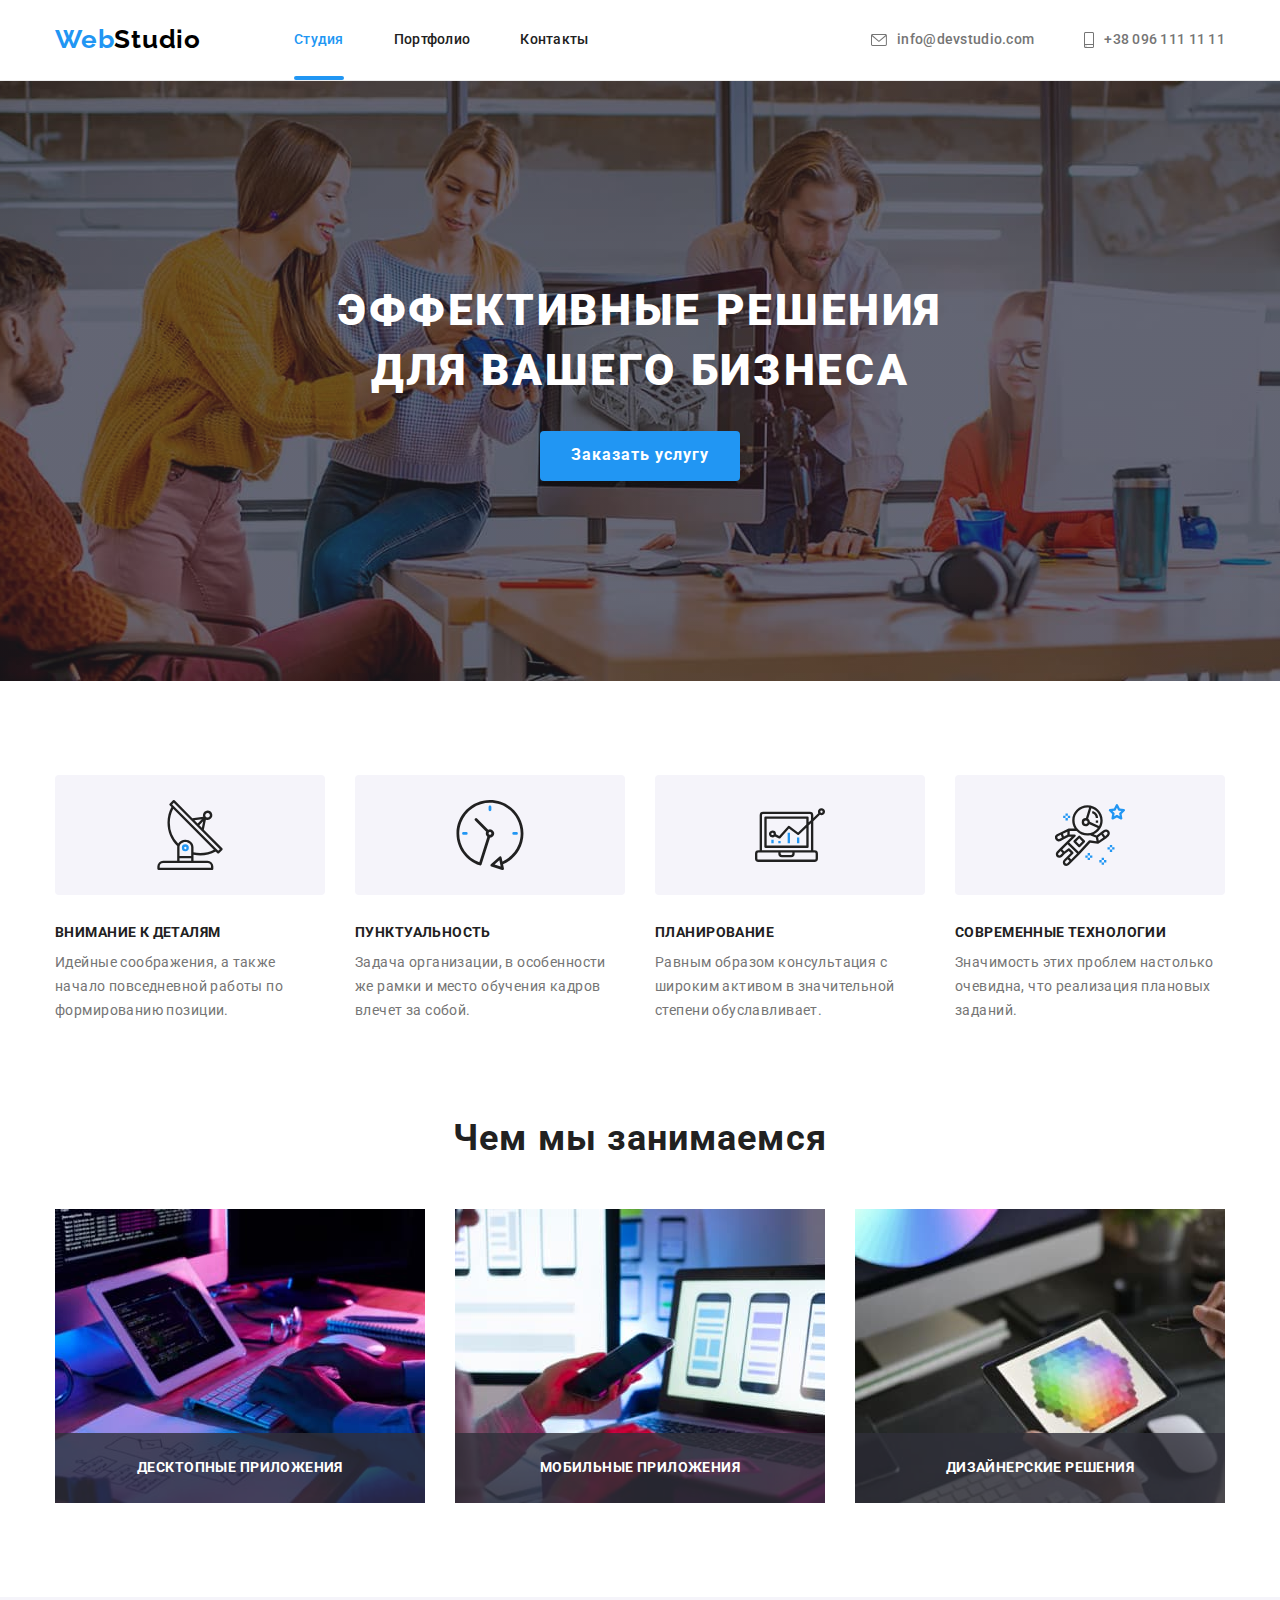
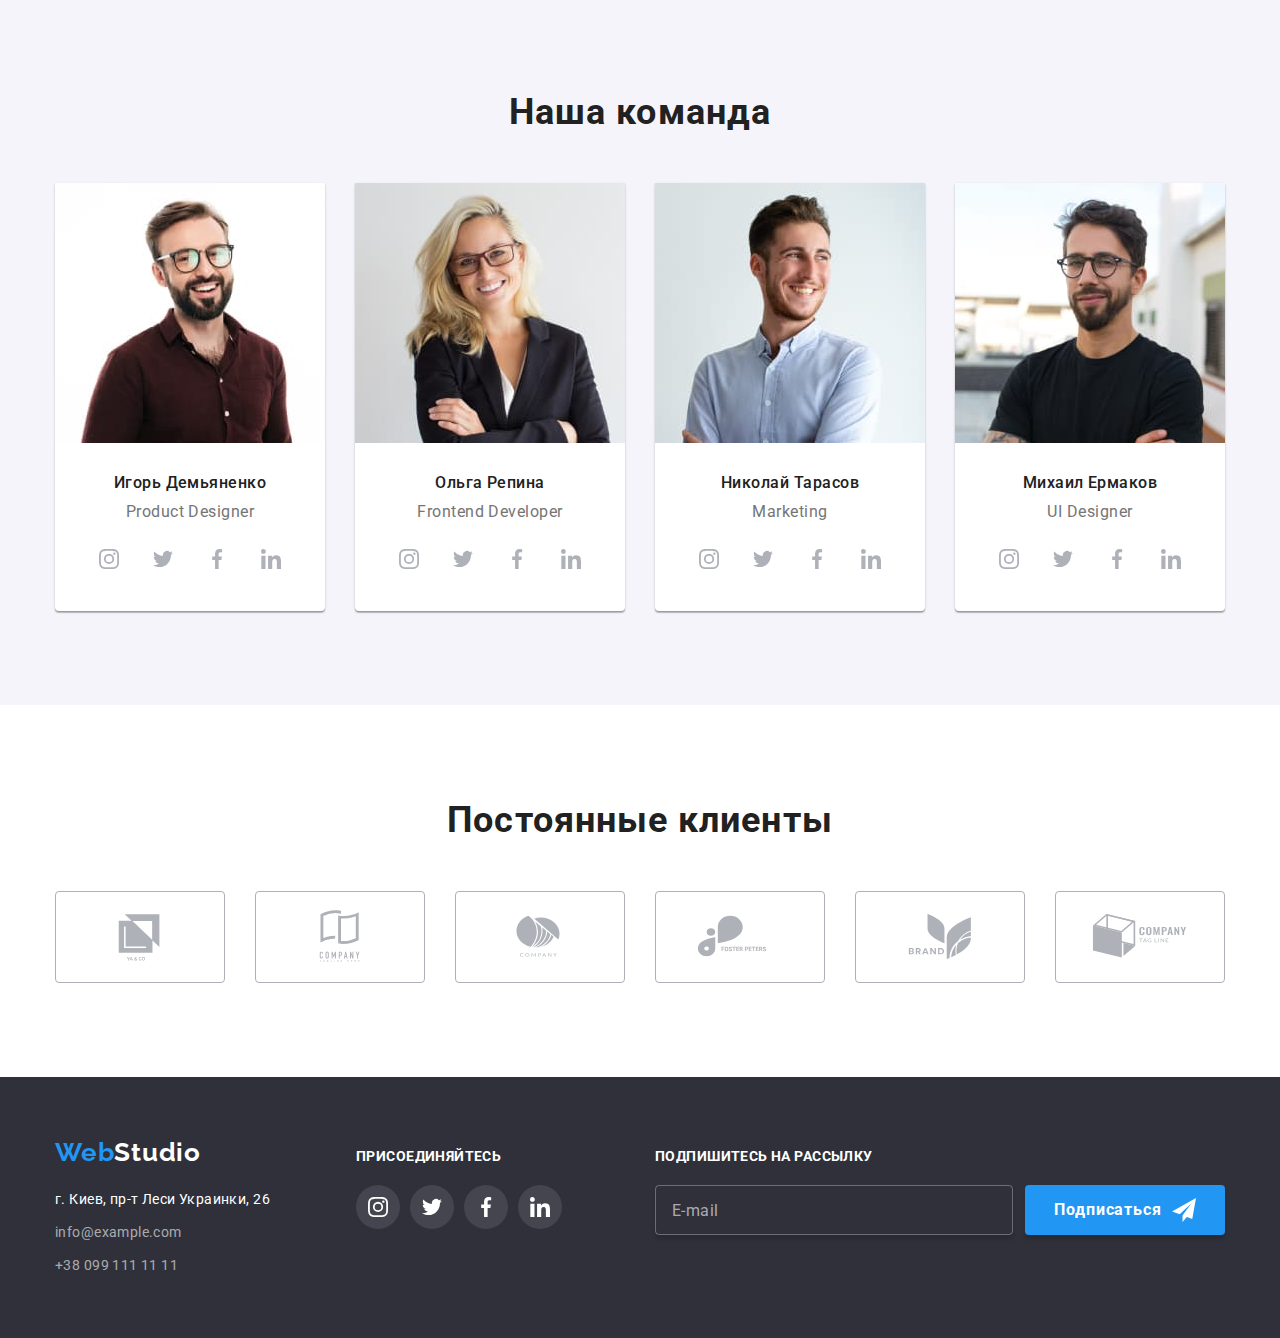
<file: index.html>
<!DOCTYPE html>
<html lang="ru">
  <head>
    <meta charset="UTF-8" />
    <meta http-equiv="X-UA-Compatible" content="IE=edge" />
    <meta name="viewport" content="width=device-width, initial-scale=1.0" />
    <title>Web Studio</title>
    <link rel="preconnect" href="https://fonts.googleapis.com" />
    <link rel="preconnect" href="https://fonts.gstatic.com" crossorigin />
    <link
      href="https://fonts.googleapis.com/css2?family=Raleway:wght@700&family=Roboto:wght@400;500;700;900&display=swap"
      rel="stylesheet"
    />
    <link
      rel="stylesheet"
      href="https://cdnjs.cloudflare.com/ajax/libs/modern-normalize/1.1.0/modern-normalize.min.css"
    />
    <link rel="stylesheet" href="./css/styles.css" />
  </head>
  <body>
    <!-- Шапка страницы -->
    <header class="header">
      <div class="header-container container">
        <a href="" class="logo"><span class="accent">Web</span>Studio</a>
        <nav>
          <ul class="nav list">
            <li class="nav-item"><a href="" class="nav-link link current">Студия</a></li>
            <li class="nav-item"><a href="./portfolio.html" class="nav-link link">Портфолио</a></li>
            <li class="nav-item"><a href="" class="nav-link link">Контакты</a></li>
          </ul>
        </nav>
        <ul class="contact-list list">
          <li class="contact-item">
            <a href="mailto:info@devstudio.com" class="contact-link link">
              <svg class="contact-icon" width="16" height="12">
                <use href="./images/icons.svg#icon-envelope"></use>
              </svg>
              info@devstudio.com
            </a>
          </li>

          <li class="contact-item">
            <a href="tel:+380961111111" class="contact-link link">
              <svg class="contact-icon" width="10" height="16">
                <use href="./images/icons.svg#icon-smartphone"></use>
              </svg>
              +38 096 111 11 11</a
            >
          </li>
        </ul>
      </div>
    </header>
    <!-- Оновное содержимое страницы -->
    <main>
      <!-- Секция герой -->
      <section class="hero">
        <div class="hero-overlay">
          <div class="container">
            <h1 class="hero-title">Эффективные решения для вашего бизнеса</h1>
            <button type="button" class="btn-primary btn" data-modal-open>Заказать услугу</button>
          </div>
        </div>
      </section>
      <!-- Секция "Особенности" -->
      <section class="section">
        <div class="container">
          <h2 class="visually-hidden">Особенности</h2>
          <ul class="feature-list list">
            <li class="feature-item">
              <div class="feature-thumb">
                <svg class="feature-icon" width="70" height="70">
                  <use href="./images/icons.svg#icon-antenna"></use>
                </svg>
              </div>
              <h3 class="feature-title">Внимание к деталям</h3>
              <p class="feature-text">
                Идейные соображения, а также начало повседневной работы по формированию позиции.
              </p>
            </li>

            <li class="feature-item">
              <div class="feature-thumb">
                <svg class="feature-icon" width="70" height="70">
                  <use href="./images/icons.svg#icon-clock"></use>
                </svg>
              </div>
              <h3 class="feature-title">Пунктуальность</h3>
              <p class="feature-text">
                Задача организации, в особенности же рамки и место обучения кадров влечет за собой.
              </p>
            </li>

            <li class="feature-item">
              <div class="feature-thumb">
                <svg class="feature-icon" width="70" height="70">
                  <use href="./images/icons.svg#icon-diagram"></use>
                </svg>
              </div>
              <h3 class="feature-title">Планирование</h3>
              <p class="feature-text">
                Равным образом консультация с широким активом в значительной степени обуславливает.
              </p>
            </li>

            <li class="feature-item">
              <div class="feature-thumb">
                <svg class="feature-icon" width="70" height="70">
                  <use href="./images/icons.svg#icon-astronaut"></use>
                </svg>
              </div>
              <h3 class="feature-title">Современные технологии</h3>
              <p class="feature-text">
                Значимость этих проблем настолько очевидна, что реализация плановых заданий.
              </p>
            </li>
          </ul>
        </div>
      </section>
      <!-- Секция "Чем мы занимаемся" -->
      <section class="services section">
        <div class="container">
          <h2 class="section-title">Чем мы занимаемся</h2>
          <ul class="service-list list">
            <li class="service-item">
              <div class="service-thumb">
                <img
                  src="./images/box-1.jpg"
                  class="picture"
                  alt="Программист разрабатывает десктопное приложение"
                  width="370"
                />
                <div class="service-content">
                  <h3 class="service-name">Десктопные приложения</h3>
                </div>
              </div>
            </li>

            <li class="service-item">
              <div class="service-thumb">
                <img
                  src="./images/box-2.jpg"
                  class="picture"
                  alt="Программист разрабатывает мобильное приложение"
                  width="370"
                />
                <div class="service-content">
                  <h3 class="service-name">Мобильные приложения</h3>
                </div>
              </div>
            </li>

            <li class="service-item">
              <div class="service-thumb">
                <img
                  src="./images/box-3.jpg"
                  class="picture"
                  alt="Дизайнер работает над дизайном приложения"
                  width="370"
                />
                <div class="service-content">
                  <h3 class="service-name">Дизайнерские решения</h3>
                </div>
              </div>
            </li>
          </ul>
        </div>
      </section>
      <!-- Секция "Наша команда" -->
      <section class="section team">
        <div class="container">
          <h2 class="section-title">Наша команда</h2>
          <ul class="specialist-list list">
            <li class="specialist-item">
              <img
                src="./images/our-team-img-1.jpg"
                class="picture"
                alt="Фотопортрет продукт-дизайнера"
                width="270"
              />
              <div class="specialist-content">
                <h3 class="specialist-name">Игорь Демьяненко</h3>
                <p class="specialist-position" lang="en">Product Designer</p>
                <ul class="socials list">
                  <li class="socials-item">
                    <a href="" class="socials-link">
                      <svg class="socials-icon" width="20" height="20">
                        <use href="./images/icons.svg#icon-instagram"></use>
                      </svg>
                    </a>
                  </li>

                  <li class="socials-item">
                    <a href="" class="socials-link">
                      <svg class="socials-icon" width="20" height="20">
                        <use href="./images/icons.svg#icon-twitter"></use>
                      </svg>
                    </a>
                  </li>

                  <li class="socials-item">
                    <a href="" class="socials-link">
                      <svg class="socials-icon" width="20" height="20">
                        <use href="./images/icons.svg#icon-facebook"></use>
                      </svg>
                    </a>
                  </li>

                  <li class="socials-item">
                    <a href="" class="socials-link">
                      <svg class="socials-icon" width="20" height="20">
                        <use href="./images/icons.svg#icon-linkedin"></use>
                      </svg>
                    </a>
                  </li>
                </ul>
              </div>
            </li>

            <li class="specialist-item">
              <img
                src="./images/our-team-img-2.jpg"
                class="picture"
                alt="Фотопортрет фронтенд-разработчика"
                width="270"
              />
              <div class="specialist-content">
                <h3 class="specialist-name">Ольга Репина</h3>
                <p class="specialist-position" lang="en">Frontend Developer</p>
                <ul class="socials list">
                  <li class="socials-item">
                    <a href="" class="socials-link">
                      <svg class="socials-icon" width="20" height="20">
                        <use href="./images/icons.svg#icon-instagram"></use>
                      </svg>
                    </a>
                  </li>

                  <li class="socials-item">
                    <a href="" class="socials-link">
                      <svg class="socials-icon" width="20" height="20">
                        <use href="./images/icons.svg#icon-twitter"></use>
                      </svg>
                    </a>
                  </li>

                  <li class="socials-item">
                    <a href="" class="socials-link">
                      <svg class="socials-icon" width="20" height="20">
                        <use href="./images/icons.svg#icon-facebook"></use>
                      </svg>
                    </a>
                  </li>

                  <li class="socials-item">
                    <a href="" class="socials-link">
                      <svg class="socials-icon" width="20" height="20">
                        <use href="./images/icons.svg#icon-linkedin"></use>
                      </svg>
                    </a>
                  </li>
                </ul>
              </div>
            </li>

            <li class="specialist-item">
              <img
                src="./images/our-team-img-3.jpg"
                class="picture"
                alt="Фотопортрет маркетолога"
                width="270"
              />
              <div class="specialist-content">
                <h3 class="specialist-name">Николай Тарасов</h3>
                <p class="specialist-position" lang="en">Marketing</p>
                <ul class="socials list">
                  <li class="socials-item">
                    <a href="" class="socials-link">
                      <svg class="socials-icon" width="20" height="20">
                        <use href="./images/icons.svg#icon-instagram"></use>
                      </svg>
                    </a>
                  </li>

                  <li class="socials-item">
                    <a href="" class="socials-link">
                      <svg class="socials-icon" width="20" height="20">
                        <use href="./images/icons.svg#icon-twitter"></use>
                      </svg>
                    </a>
                  </li>

                  <li class="socials-item">
                    <a href="" class="socials-link">
                      <svg class="socials-icon" width="20" height="20">
                        <use href="./images/icons.svg#icon-facebook"></use>
                      </svg>
                    </a>
                  </li>

                  <li class="socials-item">
                    <a href="" class="socials-link">
                      <svg class="socials-icon" width="20" height="20">
                        <use href="./images/icons.svg#icon-linkedin"></use>
                      </svg>
                    </a>
                  </li>
                </ul>
              </div>
            </li>

            <li class="specialist-item">
              <img
                src="./images/our-team-img-4.jpg"
                class="picture"
                alt="Фотопортрет разработчика пользовательских интерфейсов"
                width="270"
              />
              <div class="specialist-content">
                <h3 class="specialist-name">Михаил Ермаков</h3>
                <p class="specialist-position" lang="en">UI Designer</p>
                <ul class="socials list">
                  <li class="socials-item">
                    <a href="" class="socials-link">
                      <svg class="socials-icon" width="20" height="20">
                        <use href="./images/icons.svg#icon-instagram"></use>
                      </svg>
                    </a>
                  </li>

                  <li class="socials-item">
                    <a href="" class="socials-link">
                      <svg class="socials-icon" width="20" height="20">
                        <use href="./images/icons.svg#icon-twitter"></use>
                      </svg>
                    </a>
                  </li>

                  <li class="socials-item">
                    <a href="" class="socials-link">
                      <svg class="socials-icon" width="20" height="20">
                        <use href="./images/icons.svg#icon-facebook"></use>
                      </svg>
                    </a>
                  </li>

                  <li class="socials-item">
                    <a href="" class="socials-link">
                      <svg class="socials-icon" width="20" height="20">
                        <use href="./images/icons.svg#icon-linkedin"></use>
                      </svg>
                    </a>
                  </li>
                </ul>
              </div>
            </li>
          </ul>
        </div>
      </section>
      <section class="section">
        <div class="container">
          <h2 class="section-title">Постоянные клиенты</h2>
          <ul class="client-list list">
            <li class="client-item">
              <a href="" class="client-link">
                <svg class="client-icon" width="106" height="60">
                  <use href="./images/icons.svg#icon-client-1"></use>
                </svg>
              </a>
            </li>

            <li class="client-item">
              <a href="" class="client-link">
                <svg class="client-icon" width="106" height="60">
                  <use href="./images/icons.svg#icon-client-2"></use>
                </svg>
              </a>
            </li>

            <li class="client-item">
              <a href="" class="client-link">
                <svg class="client-icon" width="106" height="60">
                  <use href="./images/icons.svg#icon-client-3"></use>
                </svg>
              </a>
            </li>
            <li class="client-item">
              <a href="" class="client-link">
                <svg class="client-icon" width="106" height="60">
                  <use href="./images/icons.svg#icon-client-4"></use>
                </svg>
              </a>
            </li>

            <li class="client-item">
              <a href="" class="client-link">
                <svg class="client-icon" width="106" height="60">
                  <use href="./images/icons.svg#icon-client-5"></use>
                </svg>
              </a>
            </li>

            <li class="client-item">
              <a href="" class="client-link">
                <svg class="client-icon" width="106" height="60">
                  <use href="./images/icons.svg#icon-client-6"></use>
                </svg>
              </a>
            </li>
          </ul>
        </div>
      </section>
    </main>
    <!-- Подвал страницы -->
    <footer class="footer">
      <div class="container footer-container">
        <div class="footer-contact-container">
          <a href="" class="logo"><span class="accent">Web</span>Studio</a>
          <address>
            <ul class="footer-contact-list list">
              <li class="footer-contact-item">
                <a
                  href="https://goo.gl/maps/NKPXv1XHCRWK6e3b6"
                  class="footer-contact-link link"
                  target="_blank"
                  ><span class="footer-contact-location">г. Киев, пр-т Леси Украинки, 26</span>
                </a>
              </li>

              <li class="footer-contact-item">
                <a href="mailto:info@example.com" class="footer-contact-link link"
                  >info@example.com</a
                >
              </li>

              <li class="footer-contact-item">
                <a href="tel:+380991111111" class="footer-contact-link link">+38 099 111 11 11</a>
              </li>
            </ul>
          </address>
        </div>
        <div class="footer-socials-container">
          <p class="socials-text">Присоединяйтесь</p>
          <ul class="socials list">
            <li class="socials-item">
              <a href="" class="socials-link">
                <svg class="socials-icon" width="20" height="20">
                  <use href="./images/icons.svg#icon-instagram"></use>
                </svg>
              </a>
            </li>

            <li class="socials-item">
              <a href="" class="socials-link">
                <svg class="socials-icon" width="20" height="20">
                  <use href="./images/icons.svg#icon-twitter"></use>
                </svg>
              </a>
            </li>

            <li class="socials-item">
              <a href="" class="socials-link">
                <svg class="socials-icon" width="20" height="20">
                  <use href="./images/icons.svg#icon-facebook"></use>
                </svg>
              </a>
            </li>

            <li class="socials-item">
              <a href="" class="socials-link">
                <svg class="socials-icon" width="20" height="20">
                  <use href="./images/icons.svg#icon-linkedin"></use>
                </svg>
              </a>
            </li>
          </ul>
        </div>
        <div class="subscription-container">
          <p class="subscription-text">Подпишитесь на рассылку</p>
          <form autocomplete="off" class="form">
            <input type="email" class="form-input" placeholder="E-mail" />
            <button type="submit" class="btn btn-primary">
              Подписаться
              <svg class="btn-icon" width="24" height="24">
                <use href="./images/uncompressed-icons.svg#icon-send"></use>
              </svg>
            </button>
          </form>
        </div>
      </div>
    </footer>
    <!-- МОДАЛЬНОЕ ОКНО -->
    <div class="backdrop is-hidden" data-modal>
      <div class="modal">
        <button class="close-btn btn" type="button" data-modal-close>
          <svg class="close-btn-icon" width="18" height="18">
            <use href="./images/icons.svg#icon-close"></use>
          </svg>
        </button>
        <strong class="modal-title">Оставьте свои данные, мы вам перезвоним</strong>
        <form class="form" autocomplete="off">
          <div class="form-field">
            <label for="user-name" class="form-label">Имя</label>
            <div class="form-input-overlay">
              <input type="text" name="user-name" id="user-name" class="form-input" />
              <svg class="form-icon" width="18" height="18">
                <use href="./images/uncompressed-icons.svg#icon-person"></use>
              </svg>
            </div>
          </div>
          <div class="form-field">
            <label for="user-phone-number" class="form-label">Телефон</label>
            <div class="form-input-overlay">
              <input
                type="tel"
                name="user-phone-number"
                id="user-phone-number"
                class="form-input"
              />
              <svg class="form-icon" width="18" height="18">
                <use href="./images/uncompressed-icons.svg#icon-phone"></use>
              </svg>
            </div>
          </div>
          <div class="form-field">
            <label for="user-email" class="form-label">Почта</label>
            <div class="form-input-overlay">
              <input name="user-email" type="email" id="user-email" class="form-input" />
              <svg class="form-icon" width="18" height="18">
                <use href="./images/uncompressed-icons.svg#icon-email"></use>
              </svg>
            </div>
          </div>
          <div class="form-field">
            <label for="user-comment" class="form-label">Коментарий</label>
            <textarea
              name="user-comment"
              id="user-comment"
              class="form-input comment-input"
              placeholder="Введите текст"
            ></textarea>
          </div>
          <label class="agreement">
            <input name="agreement" type="checkbox" class="agreement-checkbox" />
            <span class="agreement-check-icon"></span>
            <span class="agreement-label"
              >Соглашаюсь с рассылкой и принимаю
              <a href="" class="agreement-link">Условия договора</a></span
            >
          </label>
          <button type="submit" class="btn btn-primary">Отправить</button>
        </form>
      </div>
    </div>
    <script src="./js/modal.js"></script>
  </body>
</html>
</file>
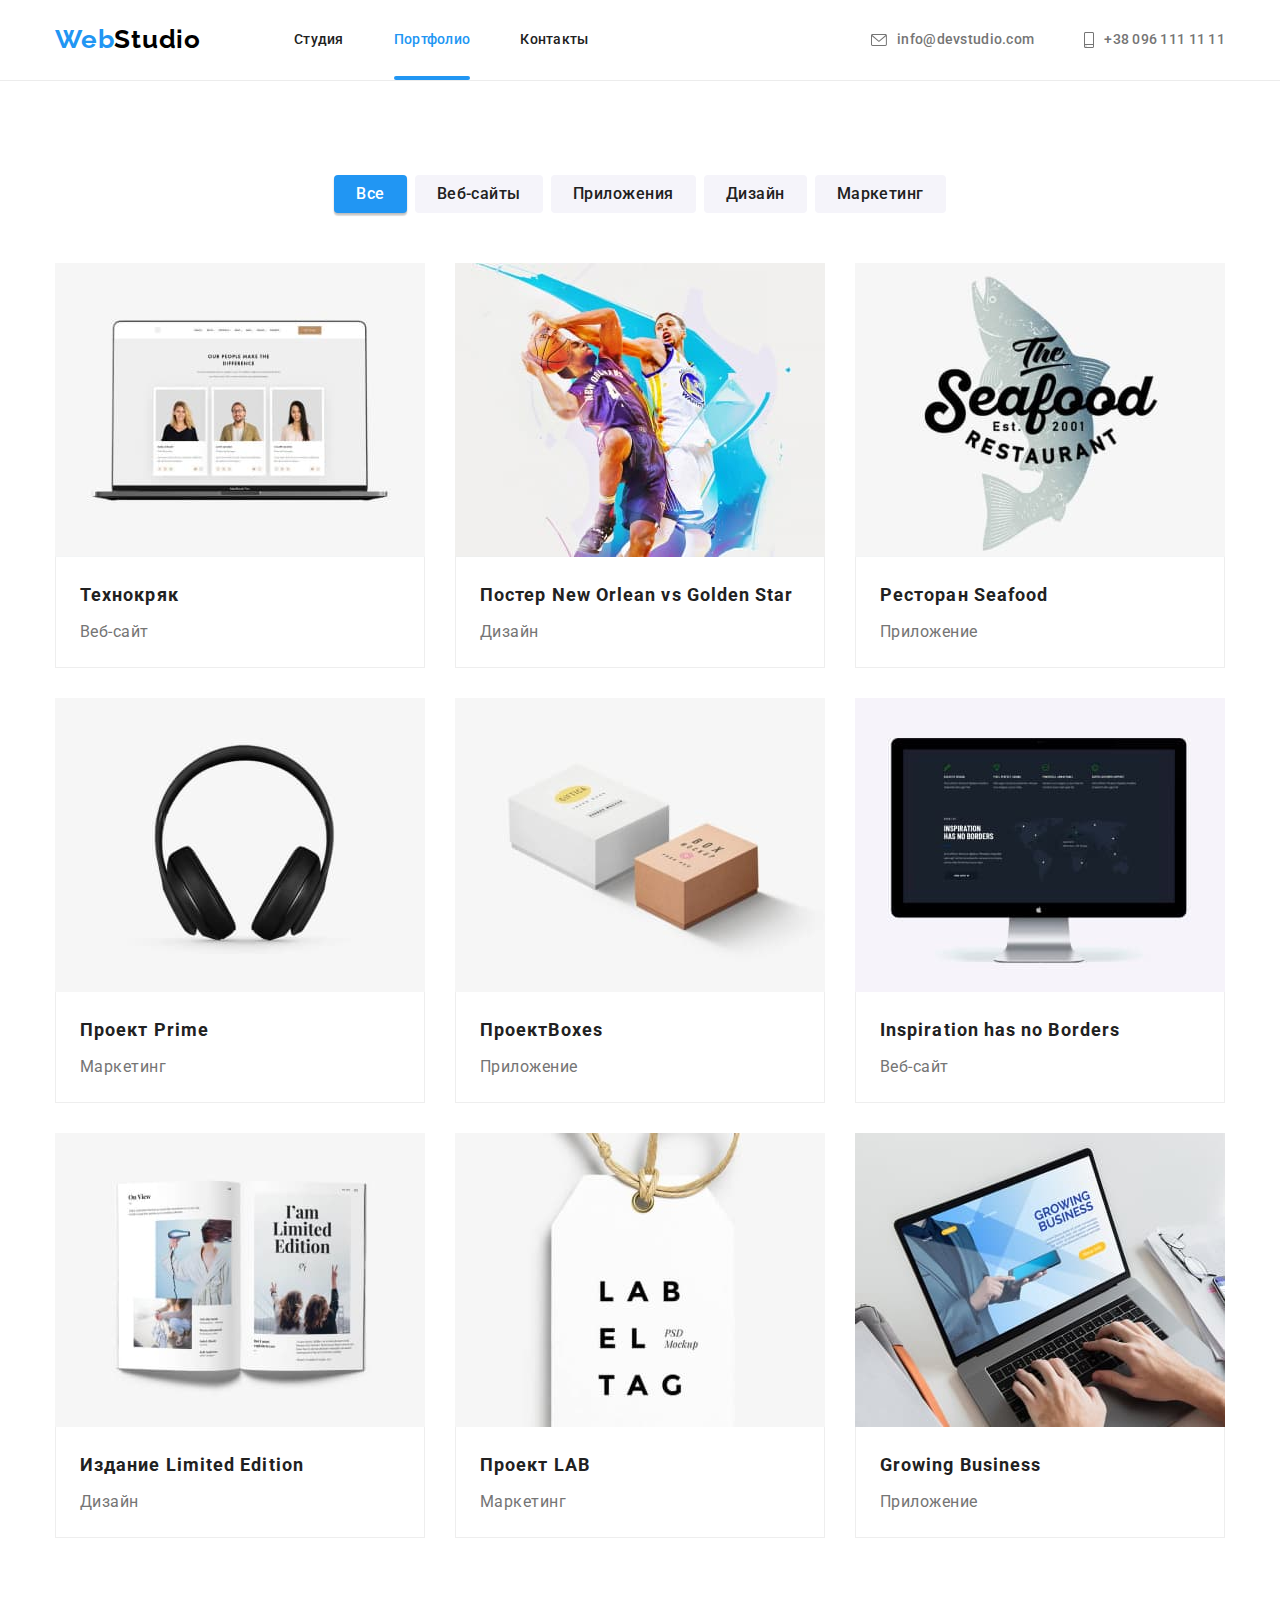
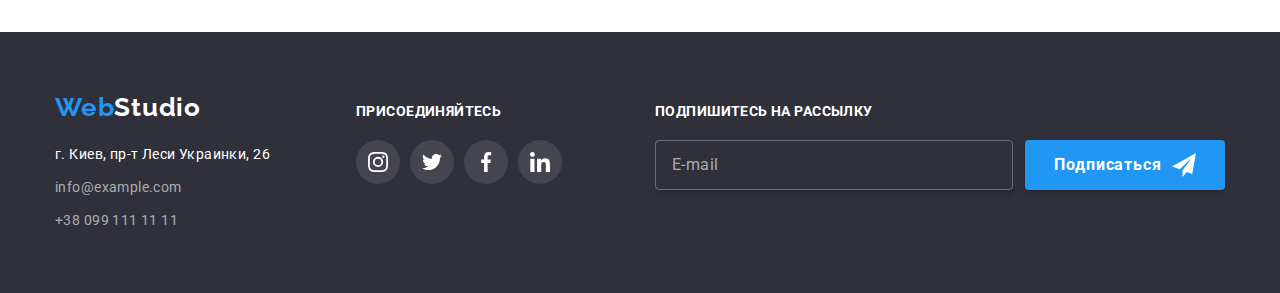
<file: portfolio.html>
<!DOCTYPE html>
<html lang="en">
  <head>
    <meta charset="UTF-8" />
    <meta http-equiv="X-UA-Compatible" content="IE=edge" />
    <meta name="viewport" content="width=device-width, initial-scale=1.0" />
    <title>Web Studio</title>
    <link rel="preconnect" href="https://fonts.googleapis.com" />
    <link rel="preconnect" href="https://fonts.gstatic.com" crossorigin />
    <link
      href="https://fonts.googleapis.com/css2?family=Raleway:wght@700&family=Roboto:wght@400;500;700;900&display=swap"
      rel="stylesheet"
    />
    <link
      rel="stylesheet"
      href="https://cdnjs.cloudflare.com/ajax/libs/modern-normalize/1.1.0/modern-normalize.min.css"
    />
    <link rel="stylesheet" href="./css/styles.css" />
  </head>
  <body>
    <!-- ШАПКА СТРАНИЦЫ -->
    <header class="header">
      <div class="header-container container">
        <a href="" class="logo"><span class="accent">Web</span>Studio</a>
        <nav>
          <ul class="nav list">
            <li class="nav-item"><a href="./index.html" class="nav-link link">Студия</a></li>
            <li class="nav-item"><a href="" class="nav-link link current">Портфолио</a></li>
            <li class="nav-item"><a href="" class="nav-link link">Контакты</a></li>
          </ul>
        </nav>
        <ul class="contact-list list">
          <li class="contact-item">
            <a href="mailto:info@devstudio.com" class="contact-link link">
              <svg class="contact-icon" width="16" height="12">
                <use href="./images/icons.svg#icon-envelope"></use>
              </svg>
              info@devstudio.com
            </a>
          </li>

          <li class="contact-item">
            <a href="tel:+380961111111" class="contact-link link">
              <svg class="contact-icon" width="10" height="16">
                <use href="./images/icons.svg#icon-smartphone"></use>
              </svg>
              +38 096 111 11 11</a
            >
          </li>
        </ul>
      </div>
    </header>
    <!-- ОСНОВНОЕ СОДЕРЖИМОЕ СТРАНИЦЫ -->
    <main>
      <!-- СЕКЦИЯ "ПОРТФОЛИО" -->
      <section class="section">
        <div class="container">
          <h1 class="visually-hidden">Портфолио</h1>
          <ul class="filter-group list">
            <li class="filter-item">
              <button class="filter-btn btn current" type="button">Все</button>
            </li>
            <li class="filter-item">
              <button class="filter-btn btn" type="button">Веб-сайты</button>
            </li>
            <li class="filter-item">
              <button class="filter-btn btn" type="button">Приложения</button>
            </li>
            <li class="filter-item">
              <button class="filter-btn btn" type="button">Дизайн</button>
            </li>
            <li class="filter-item">
              <button class="filter-btn btn" type="button">Маркетинг</button>
            </li>
          </ul>

          <ul class="project-list list">
            <li class="project-item">
              <a href="" class="project-link">
                <div class="project-thumb">
                  <img
                    src="./images/portfolio-img-1.jpg"
                    class="picture"
                    alt="Интерфейс Веб-сайта"
                    width="370"
                  />
                  <div class="project-overlay">
                    <p class="project-text">
                      Ресурс предлагает комплексные предложения с разным уровнем функционала и
                      сервисов. Все это позволит посетителю получить исчерпывающие сведения о
                      компании или частном лице.
                    </p>
                  </div>
                </div>
                <div class="project-content">
                  <h2 class="project-name">Технокряк</h2>
                  <p class="project-type">Веб-сайт</p>
                </div>
              </a>
            </li>

            <li class="project-item">
              <a href="" class="project-link link">
                <div class="project-thumb">
                  <img
                    src="./images/portfolio-img-2.jpg"
                    class="picture"
                    alt="Два баскетболиста борятся за мяч"
                    width="370"
                  />
                  <div class="project-overlay">
                    <p class="project-text">
                      Ресурс предлагает комплексные предложения с разным уровнем функционала и
                      сервисов. Все это позволит посетителю получить исчерпывающие сведения о
                      компании или частном лице.
                    </p>
                  </div>
                </div>
                <div class="project-content">
                  <h2 class="project-name">
                    Постер <span lang="en">New Orlean vs Golden Star</span>
                  </h2>
                  <p class="project-type">Дизайн</p>
                </div>
              </a>
            </li>

            <li class="project-item">
              <a href="" class="project-link">
                <div class="project-thumb">
                  <img
                    src="./images/portfolio-img-3.jpg"
                    class="picture"
                    alt="Логотип приложения"
                    width="370"
                  />
                  <div class="project-overlay">
                    <p class="project-text">
                      Ресурс предлагает комплексные предложения с разным уровнем функционала и
                      сервисов. Все это позволит посетителю получить исчерпывающие сведения о
                      компании или частном лице.
                    </p>
                  </div>
                </div>
                <div class="project-content">
                  <h2 class="project-name">Ресторан <span lang="en">Seafood</span></h2>
                  <p class="project-type">Приложение</p>
                </div>
              </a>
            </li>

            <li class="project-item">
              <a href="" class="project-link">
                <div class="project-thumb">
                  <img
                    src="./images/portfolio-img-4.jpg"
                    class="picture"
                    alt="Наушники"
                    width="370"
                  />
                  <div class="project-overlay">
                    <p class="project-text">
                      Ресурс предлагает комплексные предложения с разным уровнем функционала и
                      сервисов. Все это позволит посетителю получить исчерпывающие сведения о
                      компании или частном лице.
                    </p>
                  </div>
                </div>
                <div class="project-content">
                  <h2 class="project-name">Проект <span lang="en">Prime</span></h2>
                  <p class="project-type">Маркетинг</p>
                </div>
              </a>
            </li>

            <li class="project-item">
              <a href="" class="project-link">
                <div class="project-thumb">
                  <img
                    src="./images/portfolio-img-5.jpg"
                    class="picture"
                    alt="Две коробочки"
                    width="370"
                  />
                  <div class="project-overlay">
                    <p class="project-text">
                      Ресурс предлагает комплексные предложения с разным уровнем функционала и
                      сервисов. Все это позволит посетителю получить исчерпывающие сведения о
                      компании или частном лице.
                    </p>
                  </div>
                </div>
                <div class="project-content">
                  <h2 class="project-name">Проект<span lang="en">Boxes</span></h2>
                  <p class="project-type">Приложение</p>
                </div>
              </a>
            </li>

            <li class="project-item">
              <a href="" class="project-link">
                <div class="project-thumb">
                  <img
                    src="./images/portfolio-img-6.jpg"
                    class="picture"
                    alt="Интерфейс Веб-сайта"
                    width="370"
                  />
                  <div class="project-overlay">
                    <p class="project-text">
                      Ресурс предлагает комплексные предложения с разным уровнем функционала и
                      сервисов. Все это позволит посетителю получить исчерпывающие сведения о
                      компании или частном лице.
                    </p>
                  </div>
                </div>
                <div class="project-content">
                  <h2 class="project-name"><span lang="en">Inspiration has no Borders</span></h2>
                  <p class="project-type">Веб-сайт</p>
                </div>
              </a>
            </li>

            <li class="project-item">
              <a href="" class="project-link">
                <div class="project-thumb">
                  <img
                    src="./images/portfolio-img-7.jpg"
                    class="picture"
                    alt="Открытый журнал"
                    width="370"
                  />
                  <div class="project-overlay">
                    <p class="project-text">
                      Ресурс предлагает комплексные предложения с разным уровнем функционала и
                      сервисов. Все это позволит посетителю получить исчерпывающие сведения о
                      компании или частном лице.
                    </p>
                  </div>
                </div>
                <div class="project-content">
                  <h2 class="project-name">Издание <span lang="en">Limited Edition</span></h2>
                  <p class="project-type">Дизайн</p>
                </div>
              </a>
            </li>

            <li class="project-item">
              <a href="" class="project-link">
                <div class="project-thumb">
                  <img
                    src="./images/portfolio-img-8.jpg"
                    class="picture"
                    alt="Бирка с названием фирмы"
                    width="370"
                  />
                  <div class="project-overlay">
                    <p class="project-text">
                      Ресурс предлагает комплексные предложения с разным уровнем функционала и
                      сервисов. Все это позволит посетителю получить исчерпывающие сведения о
                      компании или частном лице.
                    </p>
                  </div>
                </div>
                <div class="project-content">
                  <h2 class="project-name">Проект <span lang="en">LAB</span></h2>
                  <p class="project-type">Маркетинг</p>
                </div>
              </a>
            </li>

            <li class="project-item">
              <a href="" class="project-link">
                <div class="project-thumb">
                  <img
                    src="./images/portfolio-img-9.jpg"
                    class="picture"
                    alt="Интерфейс приложения"
                    width="370"
                  />
                  <div class="project-overlay">
                    <p class="project-text">
                      Ресурс предлагает комплексные предложения с разным уровнем функционала и
                      сервисов. Все это позволит посетителю получить исчерпывающие сведения о
                      компании или частном лице.
                    </p>
                  </div>
                </div>
                <div class="project-content">
                  <h2 class="project-name"><span lang="en">Growing Business</span></h2>
                  <p class="project-type">Приложение</p>
                </div>
              </a>
            </li>
          </ul>
        </div>
      </section>
    </main>
    <!-- ПОДВАЛ СТРАНИЦЫ -->
    <footer class="footer">
      <div class="container footer-container">
        <div class="footer-contact-container">
          <a href="" class="logo"><span class="accent">Web</span>Studio</a>
          <address>
            <ul class="footer-contact-list list">
              <li class="footer-contact-item">
                <a
                  href="https://goo.gl/maps/NKPXv1XHCRWK6e3b6"
                  class="footer-contact-link link"
                  target="_blank"
                  ><span class="footer-contact-location">г. Киев, пр-т Леси Украинки, 26</span>
                </a>
              </li>

              <li class="footer-contact-item">
                <a href="mailto:info@example.com" class="footer-contact-link link"
                  >info@example.com</a
                >
              </li>

              <li class="footer-contact-item">
                <a href="tel:+380991111111" class="footer-contact-link link">+38 099 111 11 11</a>
              </li>
            </ul>
          </address>
        </div>
        <div class="footer-socials-container">
          <p class="socials-text">Присоединяйтесь</p>
          <ul class="socials list">
            <li class="socials-item">
              <a href="" class="socials-link">
                <svg class="socials-icon" width="20" height="20">
                  <use href="./images/icons.svg#icon-instagram"></use>
                </svg>
              </a>
            </li>

            <li class="socials-item">
              <a href="" class="socials-link">
                <svg class="socials-icon" width="20" height="20">
                  <use href="./images/icons.svg#icon-twitter"></use>
                </svg>
              </a>
            </li>

            <li class="socials-item">
              <a href="" class="socials-link">
                <svg class="socials-icon" width="20" height="20">
                  <use href="./images/icons.svg#icon-facebook"></use>
                </svg>
              </a>
            </li>

            <li class="socials-item">
              <a href="" class="socials-link">
                <svg class="socials-icon" width="20" height="20">
                  <use href="./images/icons.svg#icon-linkedin"></use>
                </svg>
              </a>
            </li>
          </ul>
        </div>
        <div class="subscription-container">
          <p class="subscription-text">Подпишитесь на рассылку</p>
          <form autocomplete="off" class="form">
            <input type="email" class="form-input" placeholder="E-mail" />
            <button type="submit" class="btn btn-primary">
              Подписаться
              <svg class="btn-icon" width="24" height="24">
                <use href="./images/uncompressed-icons.svg#icon-send"></use>
              </svg>
            </button>
          </form>
        </div>
      </div>
    </footer>
  </body>
</html>
</file>
<file: css/styles.css>
:root {
  --primary-text-color: #757575;
  --secondary-text-color: #212121;
  --input-text-color: rgba(117, 117, 117, 0.5);
  --accent-color: #2196f3;
  --bg-color: #ffffff;

  --section-item-gap: 30px;

  --timing-function: cubic-bezier(0.4, 0, 0.2, 1);
}
body {
  color: var(--primary-text-color);
  background-color: var(--bg-color);
  font-family: 'Roboto', sans-serif;
}

/* СБРОС СТИЛЕЙ */
.link {
  text-decoration: none;
  transition: color 250ms var(--timing-function);
}
.list {
  list-style: none;
  padding: 0;
  margin: 0;
}
input:focus,
textarea:focus {
  outline: none;
}

h1,
h2,
h3,
h4,
h5,
h6,
p {
  margin: 0;
}
/* СКРЫТЫЕ ЭЛЕМЕНТЫ */
.visually-hidden {
  position: absolute;
  width: 1px;
  height: 1px;
  margin: -1px;
  border: 0;
  padding: 0;
  white-space: nowrap;
  clip-path: inset(100%);
  clip: rect(0 0 0 0);
  overflow: hidden;
}

/* ЦЕНТРИРОВАНИЕ КОНТЕНТА */
.container {
  width: 1200px;
  padding-left: 15px;
  padding-right: 15px;
  margin: 0 auto;
}

/* КАРТИНКИ */
.picture {
  display: block;
  max-width: 100%;
}

/* АКТИВНОЕ СОСТОЯНИЕ ССЫЛОК */

.link:hover,
.link:focus,
.nav-link.current {
  color: var(--accent-color);
}

/* ШАПКАА СТРАНИЦЫ */
.header {
  border-bottom: 1px solid #ececec;
}
.header-container {
  display: flex;
  align-items: center;
}
/* ЛОГОТИП */
.logo {
  font-family: 'Raleway', sans-serif;
  font-weight: 700;
  font-size: 26px;
  text-decoration: none;
  line-height: 1.2;
  letter-spacing: 0.03em;
}
.header .logo {
  padding-top: 24px;
  padding-bottom: 24px;

  color: #000000;
}
.accent {
  color: var(--accent-color);
}

/* НАВИГАЦИЯ СТРАНИЦЫ */
.nav {
  display: flex;
  margin-left: 93px;
}
.nav-item + .nav-item {
  margin-left: 50px;
}
.nav-link {
  position: relative;

  display: block;
  padding-top: 32px;
  padding-bottom: 32px;

  color: var(--secondary-text-color);
  font-weight: 500;
  font-size: 14px;
  line-height: 1.14;
  letter-spacing: 0.02em;

  transition: color 250ms var(--timing-function);
}
.nav-link.current::after {
  content: '';

  position: absolute;
  left: 0;
  bottom: 0;

  display: block;
  width: 100%;
  height: 4px;

  background-color: var(--accent-color);
  border-radius: 2px;
}

/* КОНТАКТНАЯ ИНФОРМАЦИЯ */
.contact-list {
  display: flex;
  margin-left: auto;
}
.contact-item + .contact-item {
  margin-left: 50px;
}
.contact-link {
  display: inline-flex;
  align-items: center;
  padding-top: 32px;
  padding-bottom: 32px;

  color: var(--primary-text-color);
  font-weight: 500;
  font-size: 14px;
  line-height: 1.14;
  letter-spacing: 0.02em;
}
.contact-icon {
  fill: currentColor;
  margin-right: 10px;
}
.contact-link:hover .contact-icon,
.contact-link:focus .contact-icon {
  fill: var(--accent-color);
}

/* ОБЩИЙ КЛАСС КНОПКА  */
.btn {
  font-family: inherit;
  cursor: pointer;
  border: none;
  border-radius: 4px;
}
.btn-primary {
  min-width: 200px;
  height: 50px;

  color: #ffffff;
  background-color: var(--accent-color);

  font-weight: 700;
  font-size: 16px;
  line-height: 1.9;
  letter-spacing: 0.06em;

  box-shadow: 0px 4px 4px rgba(0, 0, 0, 0.15);

  transition: background-color 250ms var(--timing-function);
}
.btn-primary:hover,
.btn-primary:focus {
  background-color: #188ce8;
}

/* ОСНОВНОЙ КОНТЕНТ СТРАНИЦЫ */
/* ЗАГОЛОВОК СЕКЦИЙ */
.section-title {
  margin-bottom: 50px;
  color: var(--secondary-text-color);
  font-weight: 700;
  font-size: 36px;
  line-height: 1.17;
  letter-spacing: 0.03em;
  text-align: center;
}
/* ПАДДИНГ ДЛЯ ВСЕХ СЕКЦИЙ  */
.section {
  padding-top: 94px;
  padding-bottom: 94px;
}
/* СЕКЦИЯ "ГЕРОЙ" */
.hero {
  text-align: center;
}
.hero-overlay {
  padding: 200px 0;
  margin: 0 auto;
  max-width: 1600px;
  height: 600px;

  background-color: #2f303a;

  background-image: linear-gradient(to right, rgba(47, 48, 58, 0.4), rgba(47, 48, 58, 0.4)),
    url(../images/hero-bg-image.jpg);
  background-repeat: no-repeat;
  background-size: cover;
  background-position: center;
}
.hero-title {
  margin: 0 auto 30px auto;
  max-width: 696px;

  color: #ffffff;
  font-weight: 900;
  font-size: 44px;
  line-height: 1.36;
  letter-spacing: 0.06em;
  text-transform: uppercase;
}

/* СЕКЦИЯ "ОСОБЕННОСТИ" */
.feature-list {
  display: flex;
}
.feature-item {
  flex-basis: calc((100% - 3 * var(--section-item-gap)) / 4);
}
.feature-item + .feature-item {
  margin-left: var(--section-item-gap);
}
.feature-thumb {
  display: flex;
  justify-content: center;
  align-items: center;
  height: 120px;

  background-color: #f5f4fa;
  border-radius: 4px;
}
.feature-title {
  margin-top: var(--section-item-gap);
  color: var(--secondary-text-color);
  font-weight: 700;
  font-size: 14px;
  line-height: 1.14;
  letter-spacing: 0.03em;
  text-transform: uppercase;
}
.feature-text {
  margin-top: 10px;
  font-size: 14px;
  line-height: 1.71;
  letter-spacing: 0.03em;
}

/* СЕКЦИЯ "ЧЕМ МЫ ЗАНИМАЕМСЯ" */
.services {
  padding-top: 0px;
}
.service-list {
  display: flex;
}
.service-item {
  flex-basis: calc((100% - 2 * var(--section-item-gap)) / 3);
}
.service-item + .service-item {
  margin-left: var(--section-item-gap);
}
.service-thumb {
  position: relative;
}
.service-content {
  position: absolute;
  left: 0;
  bottom: 0;

  width: 100%;
  padding-top: 27px;
  padding-bottom: 27px;

  background-color: rgba(47, 48, 58, 0.8);
}
.service-name {
  color: #ffffff;
  font-weight: 700;
  font-size: 14px;
  line-height: 1.14;
  letter-spacing: 0.03em;
  text-transform: uppercase;
  text-align: center;
}

/* СЕКЦИЯ "НАША КОМАНДА" */
.team {
  background-color: #f5f4fa;
}
.specialist-list {
  display: flex;
  align-items: center;
}
.specialist-item {
  flex-basis: calc((100% - 3 * var(--section-item-gap)) / 4);

  background-color: var(--bg-color);

  border-radius: 0 0 4px 4px;
  box-shadow: 0px 1px 3px rgba(0, 0, 0, 0.12), 0px 1px 1px rgba(0, 0, 0, 0.14),
    0px 2px 1px rgba(0, 0, 0, 0.2);
}
.specialist-item + .specialist-item {
  margin-left: var(--section-item-gap);
}
.specialist-content {
  padding-top: 30px;
  padding-bottom: 30px;
}
.specialist-name {
  margin-bottom: 10px;
  color: var(--secondary-text-color);
  font-weight: 500;
  font-size: 16px;
  line-height: 1.19;
  text-align: center;
  letter-spacing: 0.03em;
}
.specialist-position {
  margin-bottom: 16px;

  font-size: 16px;
  line-height: 1.19;
  text-align: center;
  letter-spacing: 0.03em;
}
/* СОЦИАЛЬНЫЕ СЕТИ */
.socials {
  display: flex;
  justify-content: center;
}
.socials-item + .socials-item {
  margin-left: 10px;
}
.socials-link {
  display: inline-flex;
  justify-content: center;
  align-items: center;
  width: 44px;
  height: 44px;
  background-color: transparent;
  color: #afb1b8;
  border-radius: 50%;

  transition: background-color 250ms var(--timing-function);
}
.socials-icon {
  fill: currentColor;

  transition: fill 250ms var(--timing-function);
}
.socials-link:hover,
.socials-link:focus {
  background-color: var(--accent-color);
}
.socials-link:hover .socials-icon,
.socials-link:focus .socials-icon {
  fill: #ffffff;
}
/* СЕКЦИЯ "ПОСТОЯННЫЕ КЛИЕНТЫ" */
.client-list {
  display: flex;
}
.client-item + .client-item {
  margin-left: var(--section-item-gap);
}
.client-link {
  display: inline-flex;
  justify-content: center;
  align-items: center;
  width: 170px;
  height: 92px;

  color: #afb1b8;
  border: 1px solid #afb1b8;
  border-radius: 4px;

  transition: border-color 250ms var(--timing-function);
}
.client-icon {
  width: 106px;
  height: 60px;

  fill: currentColor;

  transition: fill 250ms var(--timing-function);
}
.client-link:hover,
.client-link:focus {
  border-color: var(--accent-color);
}
.client-link:hover .client-icon,
.client-link:focus .client-icon {
  fill: var(--accent-color);
}

/* ПОДВАЛ СТРАНИЦЫ */
.footer {
  padding-top: 60px;
  padding-bottom: 60px;

  background-color: #2f303a;
}
.footer-container {
  display: flex;
  align-items: baseline;
}
.footer .logo {
  color: #ffffff;
}
.footer-contact-container {
  min-width: 231px;
}
.footer-contact-list {
  margin-top: 20px;
}
.footer-contact-item + .footer-contact-item {
  margin-top: 9px;
}
.footer-contact-link {
  color: rgba(255, 255, 255, 0.6);

  font-style: normal;
  font-size: 14px;
  font-weight: 400;
  line-height: 1.71;
  letter-spacing: 0.03em;
}
.footer-contact-location {
  color: #ffffff;
  transition: color 250ms var(--timing-function);

  transition: color 250ms var(--timing-function);
}
.footer-contact-link:hover .footer-contact-location,
.footer-contact-link:focus .footer-contact-location {
  color: var(--accent-color);
}
/* СОЦИАЛЬНЫЕ СЕТИ */
.footer-socials-container {
  margin-left: 70px;
}
.socials-text,
.subscription-text {
  margin-bottom: 20px;

  color: #ffffff;
  font-weight: 700;
  font-size: 14px;
  line-height: 1.14;
  letter-spacing: 0.03em;
  text-transform: uppercase;
}
.footer .socials-link {
  color: #ffffff;
  background-color: rgba(255, 255, 255, 0.1);
}
.footer .socials-link:hover,
.footer .socials-link:focus {
  background-color: var(--accent-color);
}
/* ПОДПИСКА */
.footer .form {
  display: flex;
  align-items: center;
}
.footer .form-input {
  padding: 0 0 0 16px;
  margin-right: 12px;
  width: 358px;
  height: 50px;

  background-color: inherit;

  font-size: 16px;
  line-height: 1.25;
  letter-spacing: 0.03em;
  color: rgba(255, 255, 255, 0.6);

  border-radius: 4px;
  border: 1px solid rgba(255, 255, 255, 0.3);

  box-shadow: 0px 4px 4px rgba(0, 0, 0, 0.15);

  transition: border 250ms var(--timing-function);
}
.footer .form-input::placeholder {
  font-size: 16px;
  line-height: 1.25;
  letter-spacing: 0.03em;

  color: rgba(255, 255, 255, 0.6);
}
.footer .form-input:focus {
  border: 1px solid var(--accent-color);
}
.footer .btn-primary {
  display: flex;
  justify-content: center;
  align-items: center;
}
.footer .btn-icon {
  margin-left: 10px;
  fill: currentColor;
}
.subscription-container {
  margin-left: 93px;
}

/* СЕКЦИЯ "ПОРТФОЛИО" */
/* ФИЛЬТРЫ */
.filter-group {
  display: flex;
  justify-content: center;
  margin-bottom: 50px;
}
.filter-item + .filter-item {
  margin-left: 8px;
}
.filter-btn {
  padding: 6px 22px;

  color: var(--secondary-text-color);
  background-color: #f5f4fa;
  font-weight: 500;
  font-size: 16px;
  line-height: 1.63;
  letter-spacing: 0.03em;

  transition: color 250ms var(--timing-function), box-shadow 250ms var(--timing-function),
    background-color 250ms var(--timing-function);
}
.filter-btn.current,
.filter-btn:hover,
.filter-btn:focus {
  color: #ffffff;
  background-color: var(--accent-color);

  box-shadow: 0px 3px 1px rgba(0, 0, 0, 0.1), 0px 1px 2px rgba(0, 0, 0, 0.08),
    0px 2px 2px rgba(0, 0, 0, 0.12);
}

/* ПРОЕКТЫ */
.project-list {
  display: flex;
  flex-wrap: wrap;
  margin-top: calc(-1 * var(--section-item-gap));
  margin-left: calc(-1 * var(--section-item-gap));
}
.project-item {
  flex-basis: calc(100% / 3 - var(--section-item-gap));
  margin-top: var(--section-item-gap);
  margin-left: var(--section-item-gap);
  background-color: var(--bg-color);
}
.project-link {
  display: block;
  text-decoration: none;

  transition: box-shadow 250ms var(--timing-function);
}
.project-link:hover,
.project-link:focus {
  box-shadow: 0px 1px 1px rgba(0, 0, 0, 0.12), 0px 4px 4px rgba(0, 0, 0, 0.06),
    1px 4px 6px rgba(0, 0, 0, 0.16);
}
.project-thumb {
  position: relative;
  overflow: hidden;
}
.project-overlay {
  position: absolute;
  left: 0;
  bottom: 0;
  transform: translateY(100%);

  padding: 63px 24px;
  width: 100%;
  height: 100%;

  background-color: rgba(33, 150, 243, 0.9);

  transition: transform 250ms var(--timing-function);
}
.project-link:hover .project-overlay,
.project-link:focus .project-overlay {
  transform: translateY(0);
}
.project-text {
  color: #ffffff;
  font-size: 18px;
  line-height: 1.56;
  letter-spacing: 0.03em;
}
.project-content {
  padding: 20px 24px;

  border-width: 0 1px 1px;
  border-style: solid;
  border-color: #eeeeee;
}
.project-name {
  color: var(--secondary-text-color);
  font-weight: 700;
  font-size: 18px;
  line-height: 2;
  letter-spacing: 0.06em;
}
.project-type {
  margin-top: 4px;

  color: var(--primary-text-color);
  font-size: 16px;
  line-height: 1.87;
  letter-spacing: 0.03em;
}

/* ФОН МОДАЛЬНГО ОКНА */
.backdrop {
  position: fixed;

  left: 0;
  top: 0;

  width: 100%;
  height: 100%;
  opacity: 1;

  background-color: rgba(0, 0, 0, 0.2);

  transition: opacity 250ms var(--timing-function);
}
.backdrop.is-hidden {
  opacity: 0;
  pointer-events: none;
}
/* МОДАЛЬНОЕ ОКНО */
.modal {
  position: absolute;
  left: 50%;
  top: 50%;
  transform: translate(-50%, -50%) scale(1);

  padding: 40px;
  width: 528px;
  height: 581px;

  background-color: var(--bg-color);
  border-radius: 4px;
  box-shadow: 0px 1px 3px rgba(0, 0, 0, 0.12), 0px 1px 1px rgba(0, 0, 0, 0.14),
    0px 2px 1px rgba(0, 0, 0, 0.2);

  transition: transform 250ms var(--timing-function);
}
.backdrop.is-hidden .modal {
  transform: translate(-50%, -50%) scale(1.1);
}
.modal .close-btn {
  position: absolute;
  right: 8px;
  top: 8px;

  display: flex;
  justify-content: center;
  align-items: center;

  width: 30px;
  height: 30px;

  color: #000000;
  background-color: var(--bg-color);
  border: 1px solid rgba(0, 0, 0, 0.1);
  border-radius: 50%;
}
.modal .close-btn-icon {
  fill: currentColor;
  transition: fill 250ms var(--timing-function);
}
.modal .close-btn:hover .close-btn-icon,
.modal .close-btn:focus .close-btn-icon {
  fill: var(--accent-color);
}

.modal-title {
  color: var(--secondary-text-color);
  font-weight: 700;
  font-size: 20px;
  line-height: 1.15;
  letter-spacing: 0.03em;
}
.modal .form {
  margin-top: 12px;
  text-align: center;
}
.modal .form-field + .form-field {
  margin-top: 10px;
}
.modal .form-input {
  display: block;
  padding-top: 11px;
  padding-bottom: 11px;
  padding-left: 42px;
  margin-top: 4px;
  width: 100%;
  height: 40px;

  font-size: 12px;
  line-height: 1.17;
  letter-spacing: 0.01em;
  color: var(--input-text-color);

  border: 1px solid rgba(33, 33, 33, 0.2);
  border-radius: 4px;

  transition: border 250ms var(--timing-function);
}
.modal .form-input:focus {
  border: 1px solid var(--accent-color);
}
.modal .comment-input {
  padding: 12px 16px;
  height: 120px;

  resize: none;
}
.modal .comment-input::placeholder {
  font-size: 12px;
  line-height: 1.17;
  letter-spacing: 0.01em;
  color: var(--input-text-color);
}
.modal .form-label {
  display: block;
  font-size: 12px;
  line-height: 1.17;
  letter-spacing: 0.01em;
  text-align: left;
}
.modal .form-input-overlay {
  position: relative;
}
.modal .form-icon {
  position: absolute;
  top: 50%;
  left: 0;
  transform: translate(12px, -50%);

  fill: #000000;

  transition: fill 250ms var(--timing-function);
}
.modal .form-input:focus + .form-icon {
  fill: var(--accent-color);
}
/* ПОЛЕ "СОГЛАШЕНИЕ" */
.agreement {
  display: flex;
  margin-bottom: 30px;
  justify-content: center;
  align-items: center;
  margin-top: 20px;
}
.agreement-label {
  margin-left: 7px;
  font-size: 14px;
  line-height: 1.71;
  letter-spacing: 0.03em;
}
.agreement-link {
  color: var(--accent-color);
}
.agreement-checkbox {
  position: absolute;
  width: 1px;
  height: 1px;
  margin: -1px;
  border: 0;
  padding: 0;
  white-space: nowrap;
  clip-path: inset(100%);
  clip: rect(0 0 0 0);
  overflow: hidden;
}
.agreement-check-icon {
  display: inline-block;
  margin-left: 7px;
  width: 16px;
  height: 15px;

  background-color: var(--bg-color);
  border: 1px solid #000000;
  border-radius: 2px;
}
.agreement-checkbox:checked + .agreement-check-icon {
  background-image: url('../images/check.svg');
  background-color: var(--accent-color);
  border: 1px solid var(--accent-color);
  background-size: contain;
  background-repeat: no-repeat;
  background-position: center;
}
</file>
